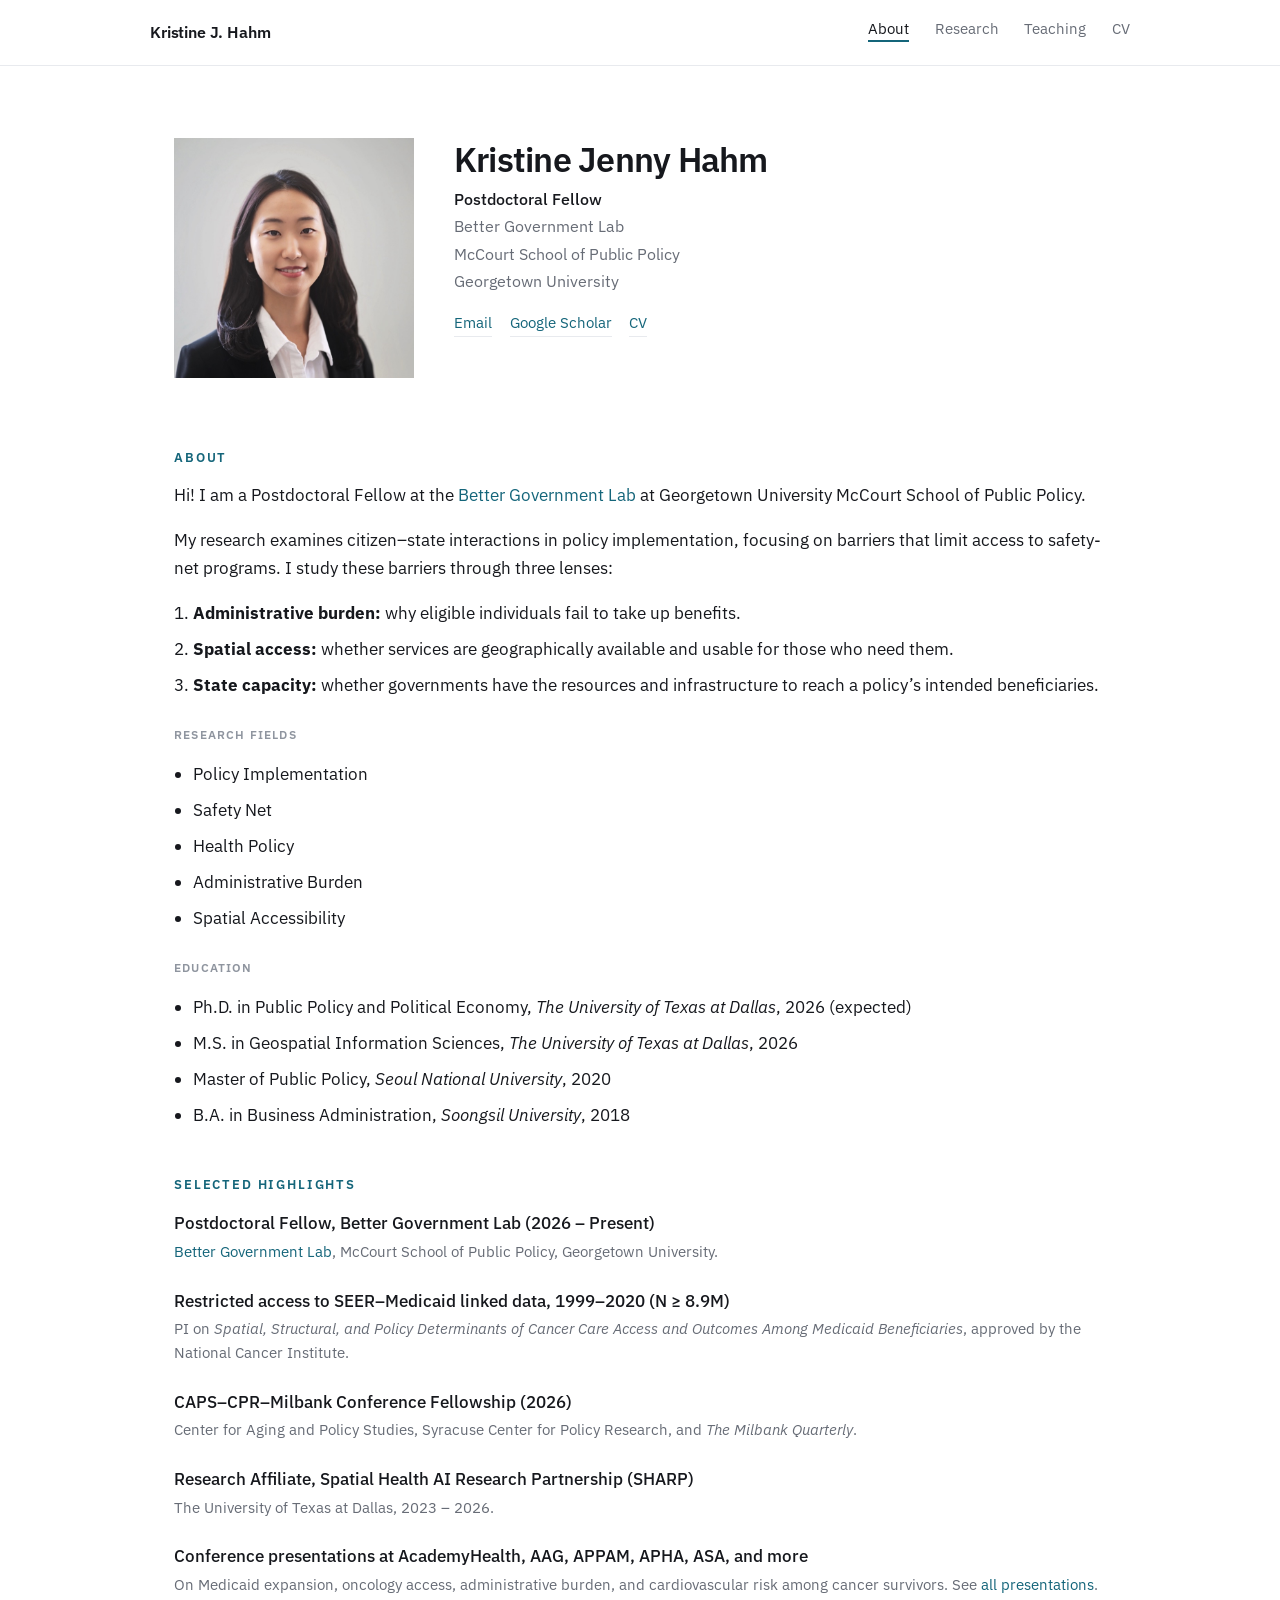
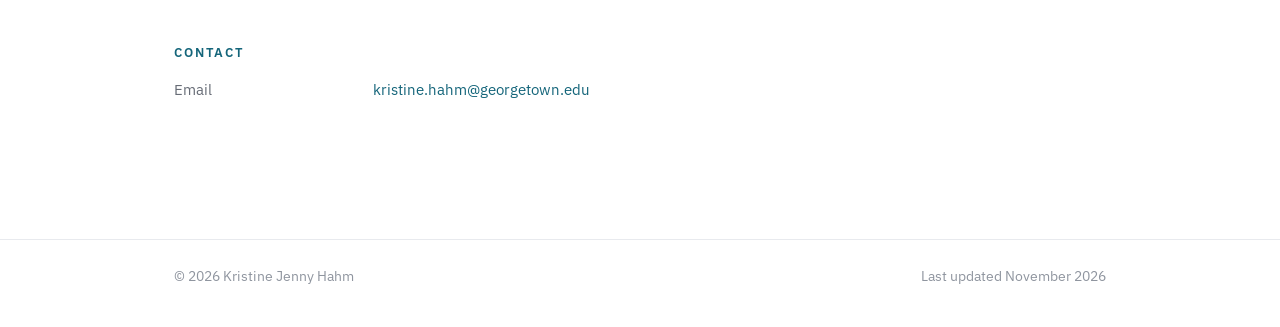
<file: index.html>
<!doctype html>
<html lang="en">
<head>
  <meta charset="utf-8" />
  <meta name="viewport" content="width=device-width, initial-scale=1" />
  <title>Kristine Jenny Hahm</title>
  <meta name="description" content="Kristine Jenny Hahm — Postdoctoral Fellow at Georgetown University’s Better Government Lab and Ph.D. candidate at UT Dallas. Research on administrative burden, geographic access, safety-net programs, and health care." />
  <link rel="preconnect" href="https://fonts.googleapis.com" />
  <link rel="preconnect" href="https://fonts.gstatic.com" crossorigin />
  <link href="https://fonts.googleapis.com/css2?family=Inter:wght@400;500;600&family=Source+Serif+4:wght@400;500;600;700&display=swap" rel="stylesheet" />
  <link rel="stylesheet" href="css/style.css" />
</head>
<body>

<header class="site-header">
  <div class="container nav">
    <a href="index.html" class="nav-brand">Kristine J. Hahm</a>
    <nav>
      <ul class="nav-links">
        <li><a href="index.html" class="active">About</a></li>
        <li><a href="research.html">Research</a></li>
        <li><a href="teaching.html">Teaching</a></li>
        <li><a href="cv.html">CV</a></li>
      </ul>
    </nav>
  </div>
</header>

<main>
  <div class="container">

    <section class="hero">
      <div class="hero-photo">
        <img src="assets/headshot.jpg" alt="Portrait of Kristine Jenny Hahm" />
      </div>
      <div>
        <h1>Kristine Jenny Hahm</h1>
        <div class="hero-meta">
          <p class="role">Postdoctoral Fellow</p>
          <p>Better Government Lab</p>
          <p>McCourt School of Public Policy</p>
          <p>Georgetown University</p>
        </div>
        <div class="hero-links">
          <a href="mailto:kristine.hahm@georgetown.edu">Email</a>
          <a href="https://scholar.google.com/citations?user=-DpRmsAAAAAJ&hl=en&oi=ao" target="_blank" rel="noopener">Google Scholar</a>
          <a href="cv.html">CV</a>
        </div>
      </div>
    </section>

    <section>
      <h2>About</h2>
      <p class="lead">
        Hi! I&nbsp;am a Postdoctoral Fellow at the <a href="https://www.bettergovernmentlab.org/" target="_blank" rel="noopener">Better Government Lab</a> at Georgetown University McCourt School of Public Policy.
      </p>
      <p>
        My research examines citizen&ndash;state interactions in policy implementation, focusing on barriers that limit access to safety-net programs. I&nbsp;study these barriers through three lenses:
      </p>
      <ol class="lenses">
        <li><strong>Administrative burden:</strong> why eligible individuals fail to take up benefits.</li>
        <li><strong>Spatial access:</strong> whether services are geographically available and usable for those who need them.</li>
        <li><strong>State capacity:</strong> whether governments have the resources and infrastructure to reach a policy&rsquo;s intended beneficiaries.</li>
      </ol>
      <h4>Research Fields</h4>
      <ul class="fields">
        <li>Policy Implementation</li>
        <li>Safety Net</li>
        <li>Health Policy</li>
        <li>Administrative Burden</li>
        <li>Spatial Accessibility</li>
      </ul>

      <h4>Education</h4>
      <ul class="education">
        <li>Ph.D. in Public Policy and Political Economy, <em>The University of Texas at Dallas</em>, 2026 (expected)</li>
        <li>M.S. in Geospatial Information Sciences, <em>The University of Texas at Dallas</em>, 2026</li>
        <li>Master of Public Policy, <em>Seoul National University</em>, 2020</li>
        <li>B.A. in Business Administration, <em>Soongsil University</em>, 2018</li>
      </ul>
    </section>

    <section>
      <h2>Selected highlights</h2>

      <div class="entry">
        <div class="entry-title">
          Postdoctoral Fellow, Better Government Lab (2026 &ndash; Present)
        </div>
        <div class="entry-meta">
          <a href="https://www.bettergovernmentlab.org/" target="_blank" rel="noopener">Better Government Lab</a>, McCourt School of Public Policy, Georgetown University.
        </div>
      </div>

      <div class="entry">
        <div class="entry-title">
          Restricted access to SEER–Medicaid linked data, 1999–2020 (N ≥ 8.9M)
        </div>
        <div class="entry-meta">
          PI on <em>Spatial, Structural, and Policy Determinants of Cancer Care Access and Outcomes Among Medicaid Beneficiaries</em>, approved by the National Cancer Institute.
        </div>
      </div>

      <div class="entry">
        <div class="entry-title">
          CAPS–CPR–Milbank Conference Fellowship (2026)
        </div>
        <div class="entry-meta">
          Center for Aging and Policy Studies, Syracuse Center for Policy Research, and <em>The Milbank Quarterly</em>.
        </div>
      </div>

      <div class="entry">
        <div class="entry-title">
          Research Affiliate, Spatial Health AI Research Partnership (SHARP)
        </div>
        <div class="entry-meta">
          The University of Texas at Dallas, 2023 – 2026.
        </div>
      </div>

      <div class="entry">
        <div class="entry-title">
          Conference presentations at AcademyHealth, AAG, APPAM, APHA, ASA, and more
        </div>
        <div class="entry-meta">
          On Medicaid expansion, oncology access, administrative burden, and cardiovascular risk among cancer survivors. See <a href="research.html#presentations">all presentations</a>.
        </div>
      </div>
    </section>

    <section>
      <h2>Contact</h2>
      <dl class="facts">
        <dt>Email</dt>
        <dd><a href="mailto:kristine.hahm@georgetown.edu">kristine.hahm@georgetown.edu</a></dd>
      </dl>
    </section>

  </div>
</main>

<footer class="site-footer">
  <div class="container">
    <span>&copy; <span id="year"></span> Kristine Jenny Hahm</span>
    <span>Last updated November 2026</span>
  </div>
</footer>

<script>
  document.getElementById('year').textContent = new Date().getFullYear();
</script>

</body>
</html>
</file>
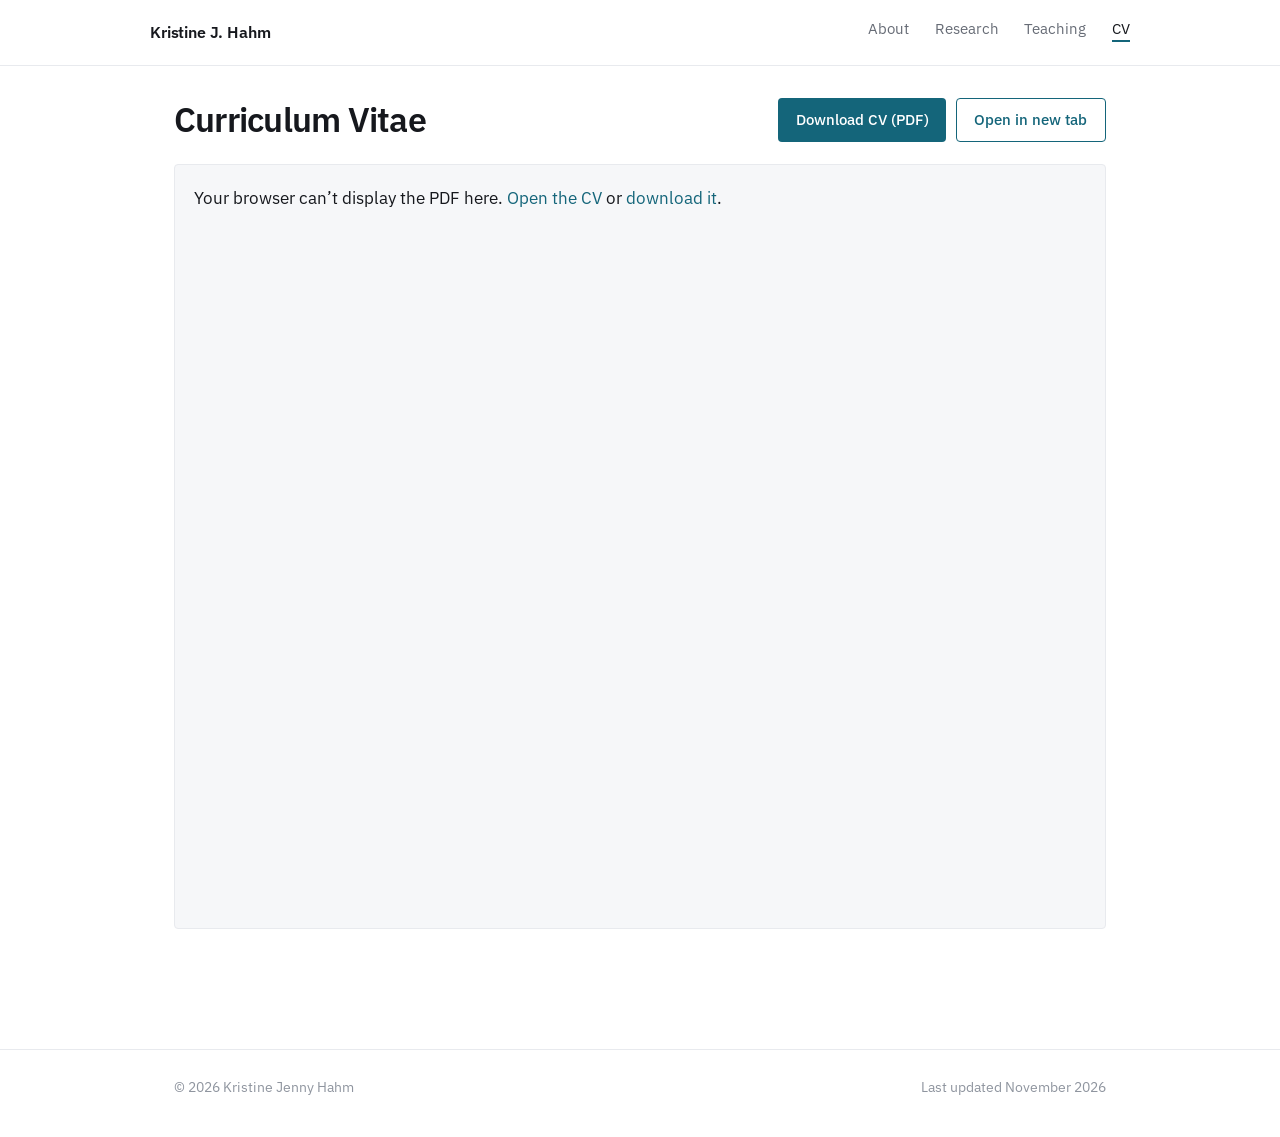
<file: cv.html>
<!doctype html>
<html lang="en">
<head>
  <meta charset="utf-8" />
  <meta name="viewport" content="width=device-width, initial-scale=1" />
  <title>CV — Kristine Jenny Hahm</title>
  <meta name="description" content="Curriculum vitae of Kristine Jenny Hahm." />
  <link rel="preconnect" href="https://fonts.googleapis.com" />
  <link rel="preconnect" href="https://fonts.gstatic.com" crossorigin />
  <link href="https://fonts.googleapis.com/css2?family=Inter:wght@400;500;600&family=Source+Serif+4:wght@400;500;600;700&display=swap" rel="stylesheet" />
  <link rel="stylesheet" href="css/style.css" />
</head>
<body>

<header class="site-header">
  <div class="container nav">
    <a href="index.html" class="nav-brand">Kristine J. Hahm</a>
    <nav>
      <ul class="nav-links">
        <li><a href="index.html">About</a></li>
        <li><a href="research.html">Research</a></li>
        <li><a href="teaching.html">Teaching</a></li>
        <li><a href="cv.html" class="active">CV</a></li>
      </ul>
    </nav>
  </div>
</header>

<main>
  <div class="container">

    <div class="cv-header">
      <h1>Curriculum Vitae</h1>
      <div class="cv-actions">
        <a class="cta" href="assets/Hahm_CV.pdf" download="Hahm_KJ_CV.pdf">Download CV (PDF)</a>
        <a class="cta secondary" href="assets/Hahm_CV.pdf" target="_blank" rel="noopener">Open in new tab</a>
      </div>
    </div>

    <object class="cv-frame" data="assets/Hahm_CV.pdf#view=FitH" type="application/pdf" aria-label="Curriculum vitae of Kristine Jenny Hahm (PDF)">
      <p>
        Your browser can&rsquo;t display the PDF here.
        <a href="assets/Hahm_CV.pdf" target="_blank" rel="noopener">Open the CV</a> or
        <a href="assets/Hahm_CV.pdf" download="Hahm_KJ_CV.pdf">download it</a>.
      </p>
    </object>

  </div>
</main>

<footer class="site-footer">
  <div class="container">
    <span>&copy; <span id="year"></span> Kristine Jenny Hahm</span>
    <span>Last updated November 2026</span>
  </div>
</footer>

<script>document.getElementById('year').textContent = new Date().getFullYear();</script>

</body>
</html>
</file>
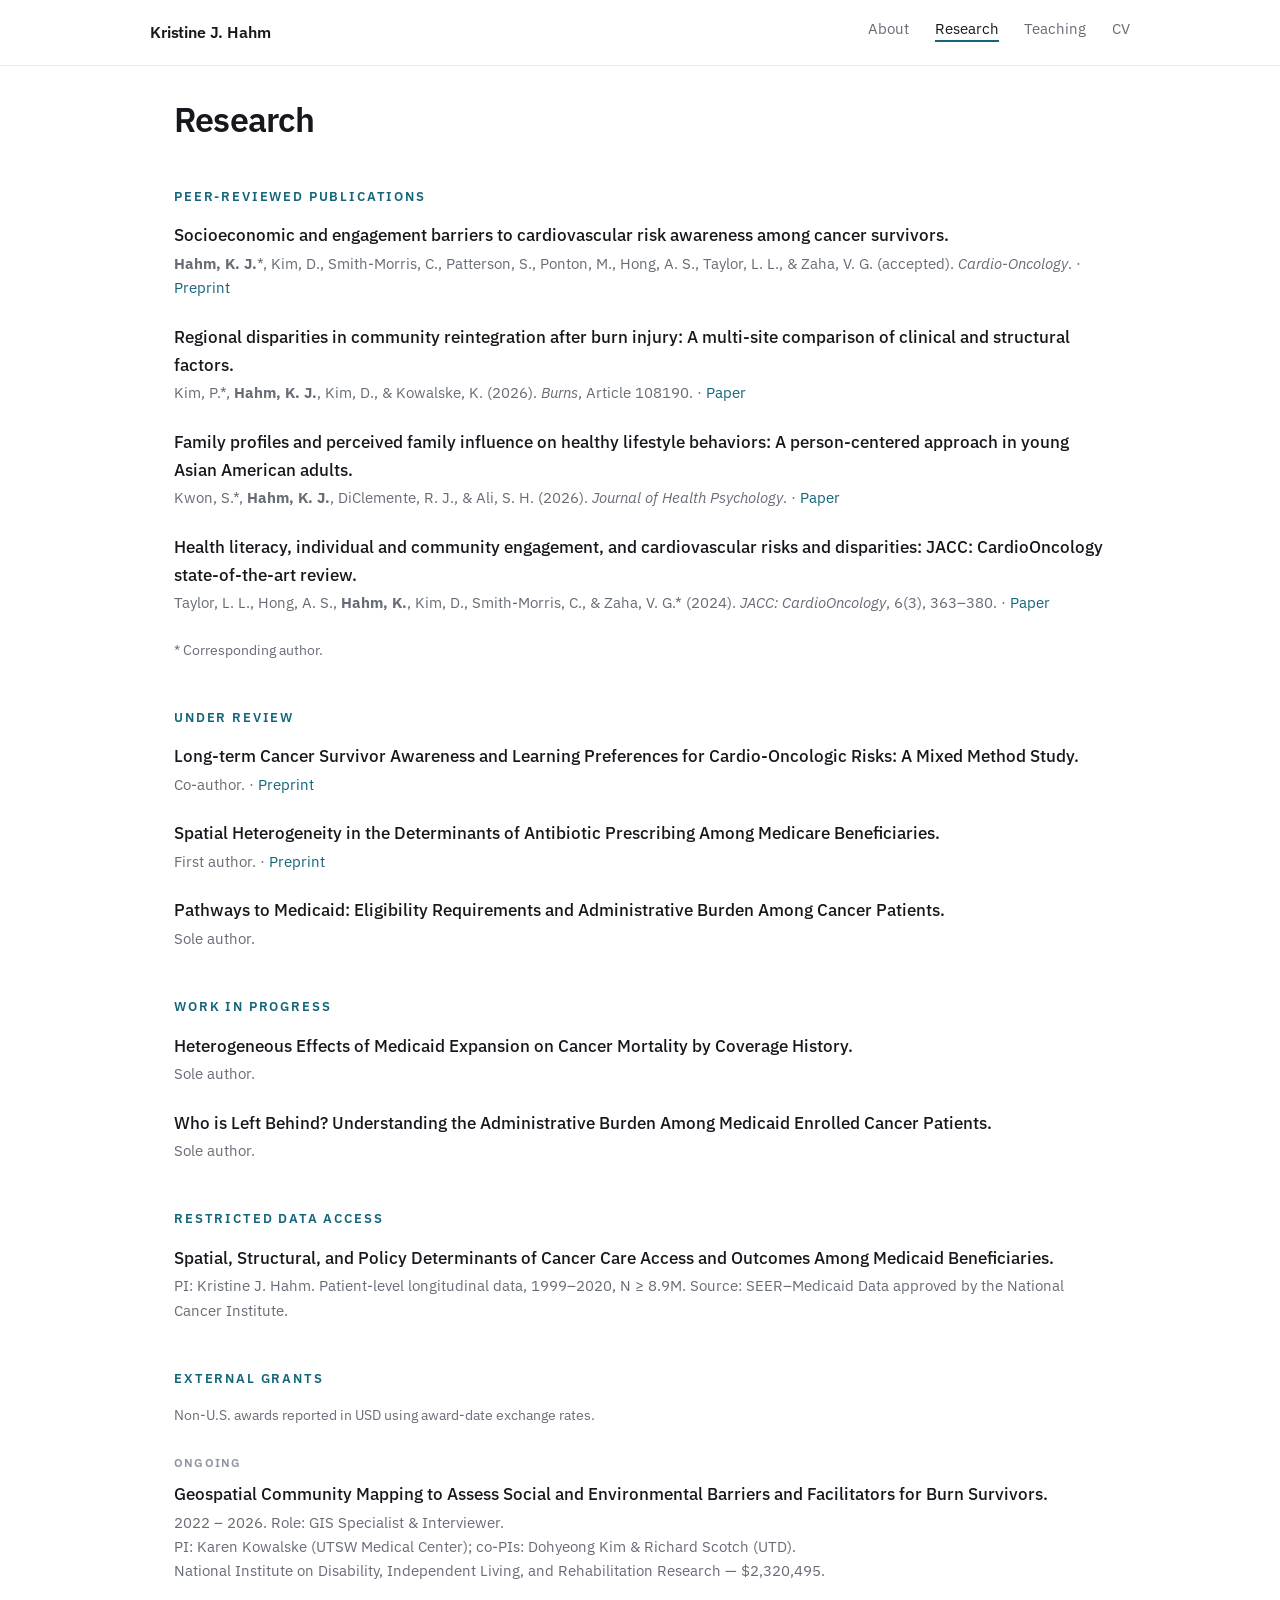
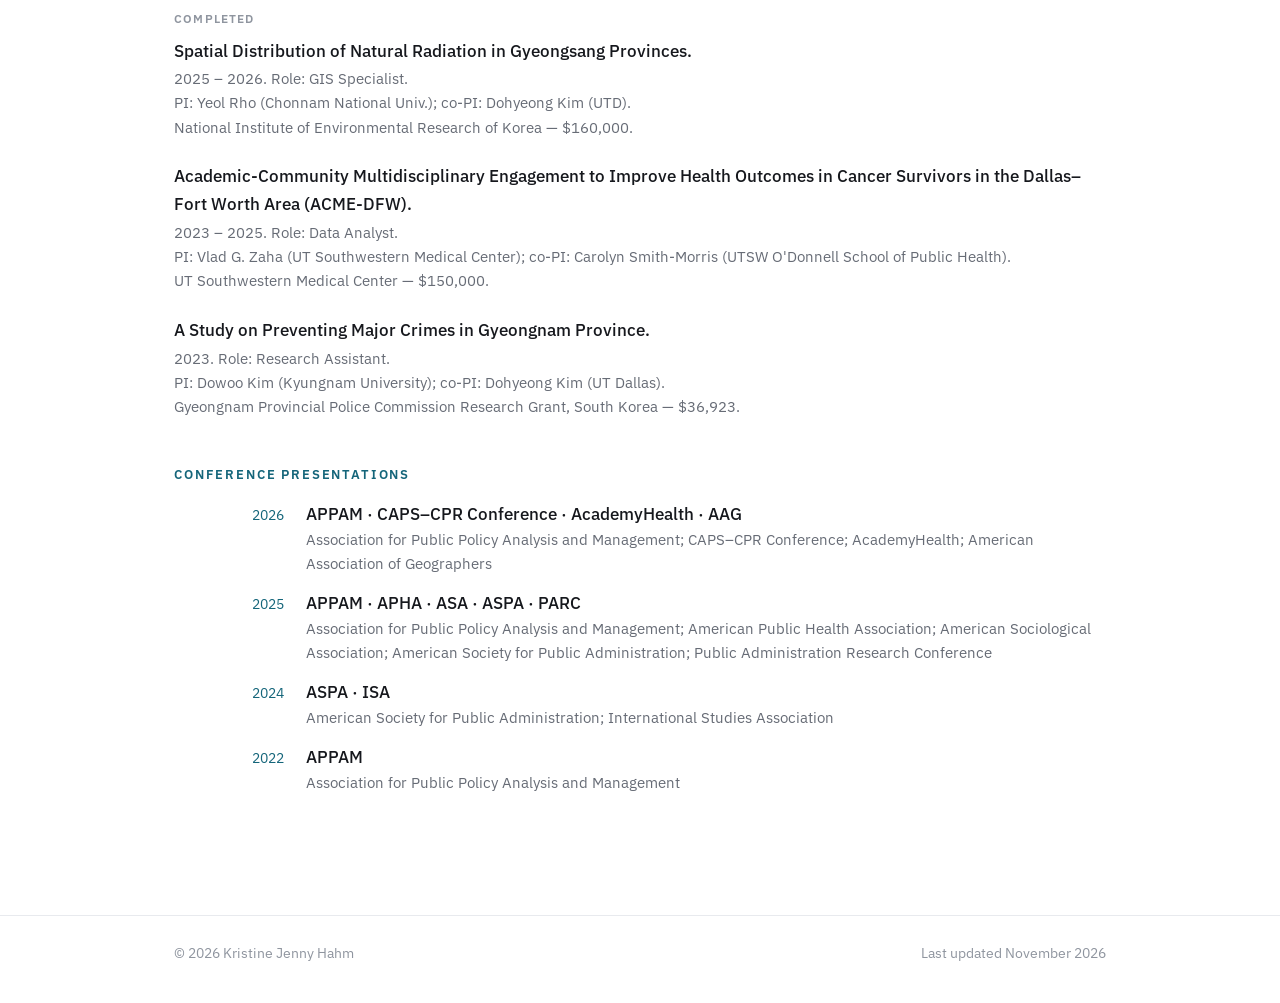
<file: research.html>
<!doctype html>
<html lang="en">
<head>
  <meta charset="utf-8" />
  <meta name="viewport" content="width=device-width, initial-scale=1" />
  <title>Research — Kristine Jenny Hahm</title>
  <meta name="description" content="Publications, papers under review, work in progress, grants, and conference presentations by Kristine Jenny Hahm." />
  <link rel="preconnect" href="https://fonts.googleapis.com" />
  <link rel="preconnect" href="https://fonts.gstatic.com" crossorigin />
  <link href="https://fonts.googleapis.com/css2?family=Inter:wght@400;500;600&family=Source+Serif+4:wght@400;500;600;700&display=swap" rel="stylesheet" />
  <link rel="stylesheet" href="css/style.css" />
</head>
<body>

<header class="site-header">
  <div class="container nav">
    <a href="index.html" class="nav-brand">Kristine J. Hahm</a>
    <nav>
      <ul class="nav-links">
        <li><a href="index.html">About</a></li>
        <li><a href="research.html" class="active">Research</a></li>
        <li><a href="teaching.html">Teaching</a></li>
        <li><a href="cv.html">CV</a></li>
      </ul>
    </nav>
  </div>
</header>

<main>
  <div class="container">

    <h1>Research</h1>

    <!-- ============ Publications ============ -->
    <h2 id="publications">Peer-Reviewed Publications</h2>

    <div class="entry">
      <div class="entry-title">
        Socioeconomic and engagement barriers to cardiovascular risk awareness among cancer survivors.
      </div>
      <div class="entry-meta">
        <strong>Hahm, K. J.</strong>*, Kim, D., Smith-Morris, C., Patterson, S., Ponton, M., Hong, A. S., Taylor, L. L., &amp; Zaha, V. G. (accepted). <span class="entry-venue">Cardio-Oncology</span>. · <a href="https://doi.org/10.21203/rs.3.rs-8457803/v1" target="_blank" rel="noopener">Preprint</a>
      </div>
    </div>

    <div class="entry">
      <div class="entry-title">
        Regional disparities in community reintegration after burn injury: A multi-site comparison of clinical and structural factors.
      </div>
      <div class="entry-meta">
        Kim, P.*, <strong>Hahm, K. J.</strong>, Kim, D., &amp; Kowalske, K. (2026). <span class="entry-venue">Burns</span>, Article 108190. · <a href="https://doi.org/10.1016/j.burns.2026.108190" target="_blank" rel="noopener">Paper</a>
      </div>
    </div>

    <div class="entry">
      <div class="entry-title">
        Family profiles and perceived family influence on healthy lifestyle behaviors: A person-centered approach in young Asian American adults.
      </div>
      <div class="entry-meta">
        Kwon, S.*, <strong>Hahm, K. J.</strong>, DiClemente, R. J., &amp; Ali, S. H. (2026). <span class="entry-venue">Journal of Health Psychology</span>. · <a href="https://doi.org/10.1177/13591053251399061" target="_blank" rel="noopener">Paper</a>
      </div>
    </div>

    <div class="entry">
      <div class="entry-title">
        Health literacy, individual and community engagement, and cardiovascular risks and disparities: JACC: CardioOncology state-of-the-art review.
      </div>
      <div class="entry-meta">
        Taylor, L. L., Hong, A. S., <strong>Hahm, K.</strong>, Kim, D., Smith-Morris, C., &amp; Zaha, V. G.* (2024). <span class="entry-venue">JACC: CardioOncology</span>, 6(3), 363–380. · <a href="https://doi.org/10.1016/j.jaccao.2024.03.010" target="_blank" rel="noopener">Paper</a>
      </div>
    </div>

    <p class="small muted">* Corresponding author.</p>

    <!-- ============ Under Review ============ -->
    <h2 id="under-review">Under Review</h2>

    <div class="entry">
      <div class="entry-title">
        Long-term Cancer Survivor Awareness and Learning Preferences for Cardio-Oncologic Risks: A Mixed Method Study.
      </div>
      <div class="entry-meta">
        Co-author. · <a href="https://doi.org/10.21203/rs.3.rs-8670497/v1" target="_blank" rel="noopener">Preprint</a>
      </div>
    </div>

    <div class="entry">
      <div class="entry-title">
        Spatial Heterogeneity in the Determinants of Antibiotic Prescribing Among Medicare Beneficiaries.
      </div>
      <div class="entry-meta">First author. · <a href="https://doi.org/10.2139/ssrn.7000879" target="_blank" rel="noopener">Preprint</a></div>
    </div>

    <div class="entry">
      <div class="entry-title">
        Pathways to Medicaid: Eligibility Requirements and Administrative Burden Among Cancer Patients.
      </div>
      <div class="entry-meta">Sole author.</div>
    </div>

    <!-- ============ Work in Progress ============ -->
    <h2 id="work-in-progress">Work in Progress</h2>

    <div class="entry">
      <div class="entry-title">
        Heterogeneous Effects of Medicaid Expansion on Cancer Mortality by Coverage History.
      </div>
      <div class="entry-meta">Sole author.</div>
    </div>

    <div class="entry">
      <div class="entry-title">
        Who is Left Behind? Understanding the Administrative Burden Among Medicaid Enrolled Cancer Patients.
      </div>
      <div class="entry-meta">Sole author.</div>
    </div>

    <!-- ============ Restricted Data ============ -->
    <h2 id="data">Restricted Data Access</h2>

    <div class="entry">
      <div class="entry-title">
        Spatial, Structural, and Policy Determinants of Cancer Care Access and Outcomes Among Medicaid Beneficiaries.
      </div>
      <div class="entry-meta">
        PI: Kristine J. Hahm. Patient-level longitudinal data, 1999–2020, N ≥ 8.9M. Source: SEER–Medicaid Data approved by the National Cancer Institute.
      </div>
    </div>

    <!-- ============ Grants ============ -->
    <h2 id="grants">External Grants</h2>
    <p class="small muted">Non-U.S. awards reported in USD using award-date exchange rates.</p>

    <h4>Ongoing</h4>

    <div class="entry">
      <div class="entry-title">
        Geospatial Community Mapping to Assess Social and Environmental Barriers and Facilitators for Burn Survivors.
      </div>
      <div class="entry-meta">
        2022 – 2026. Role: GIS Specialist &amp; Interviewer.<br/>
        PI: Karen Kowalske (UTSW Medical Center); co-PIs: Dohyeong Kim &amp; Richard Scotch (UTD).<br/>
        National Institute on Disability, Independent Living, and Rehabilitation Research — $2,320,495.
      </div>
    </div>

    <h4>Completed</h4>

    <div class="entry">
      <div class="entry-title">
        Spatial Distribution of Natural Radiation in Gyeongsang Provinces.
      </div>
      <div class="entry-meta">
        2025 – 2026. Role: GIS Specialist.<br/>
        PI: Yeol Rho (Chonnam National Univ.); co-PI: Dohyeong Kim (UTD).<br/>
        National Institute of Environmental Research of Korea — $160,000.
      </div>
    </div>

    <div class="entry">
      <div class="entry-title">
        Academic-Community Multidisciplinary Engagement to Improve Health Outcomes in Cancer Survivors in the Dallas–Fort Worth Area (ACME-DFW).
      </div>
      <div class="entry-meta">
        2023 – 2025. Role: Data Analyst.<br/>
        PI: Vlad G. Zaha (UT Southwestern Medical Center); co-PI: Carolyn Smith-Morris (UTSW O'Donnell School of Public Health).<br/>
        UT Southwestern Medical Center — $150,000.
      </div>
    </div>

    <div class="entry">
      <div class="entry-title">
        A Study on Preventing Major Crimes in Gyeongnam Province.
      </div>
      <div class="entry-meta">
        2023. Role: Research Assistant.<br/>
        PI: Dowoo Kim (Kyungnam University); co-PI: Dohyeong Kim (UT Dallas).<br/>
        Gyeongnam Provincial Police Commission Research Grant, South Korea — $36,923.
      </div>
    </div>

    <!-- ============ Conference Presentations ============ -->
    <h2 id="presentations">Conference Presentations</h2>

    <div class="timeline">
      <div class="year">2026</div>
      <div class="item">
        <div class="title">APPAM · CAPS–CPR Conference · AcademyHealth · AAG</div>
        <div class="sub">Association for Public Policy Analysis and Management; CAPS–CPR Conference; AcademyHealth; American Association of Geographers</div>
      </div>

      <div class="year">2025</div>
      <div class="item">
        <div class="title">APPAM · APHA · ASA · ASPA · PARC</div>
        <div class="sub">Association for Public Policy Analysis and Management; American Public Health Association; American Sociological Association; American Society for Public Administration; Public Administration Research Conference</div>
      </div>

      <div class="year">2024</div>
      <div class="item">
        <div class="title">ASPA · ISA</div>
        <div class="sub">American Society for Public Administration; International Studies Association</div>
      </div>

      <div class="year">2022</div>
      <div class="item">
        <div class="title">APPAM</div>
        <div class="sub">Association for Public Policy Analysis and Management</div>
      </div>
    </div>

  </div>
</main>

<footer class="site-footer">
  <div class="container">
    <span>&copy; <span id="year"></span> Kristine Jenny Hahm</span>
    <span>Last updated November 2026</span>
  </div>
</footer>

<script>document.getElementById('year').textContent = new Date().getFullYear();</script>

</body>
</html>
</file>
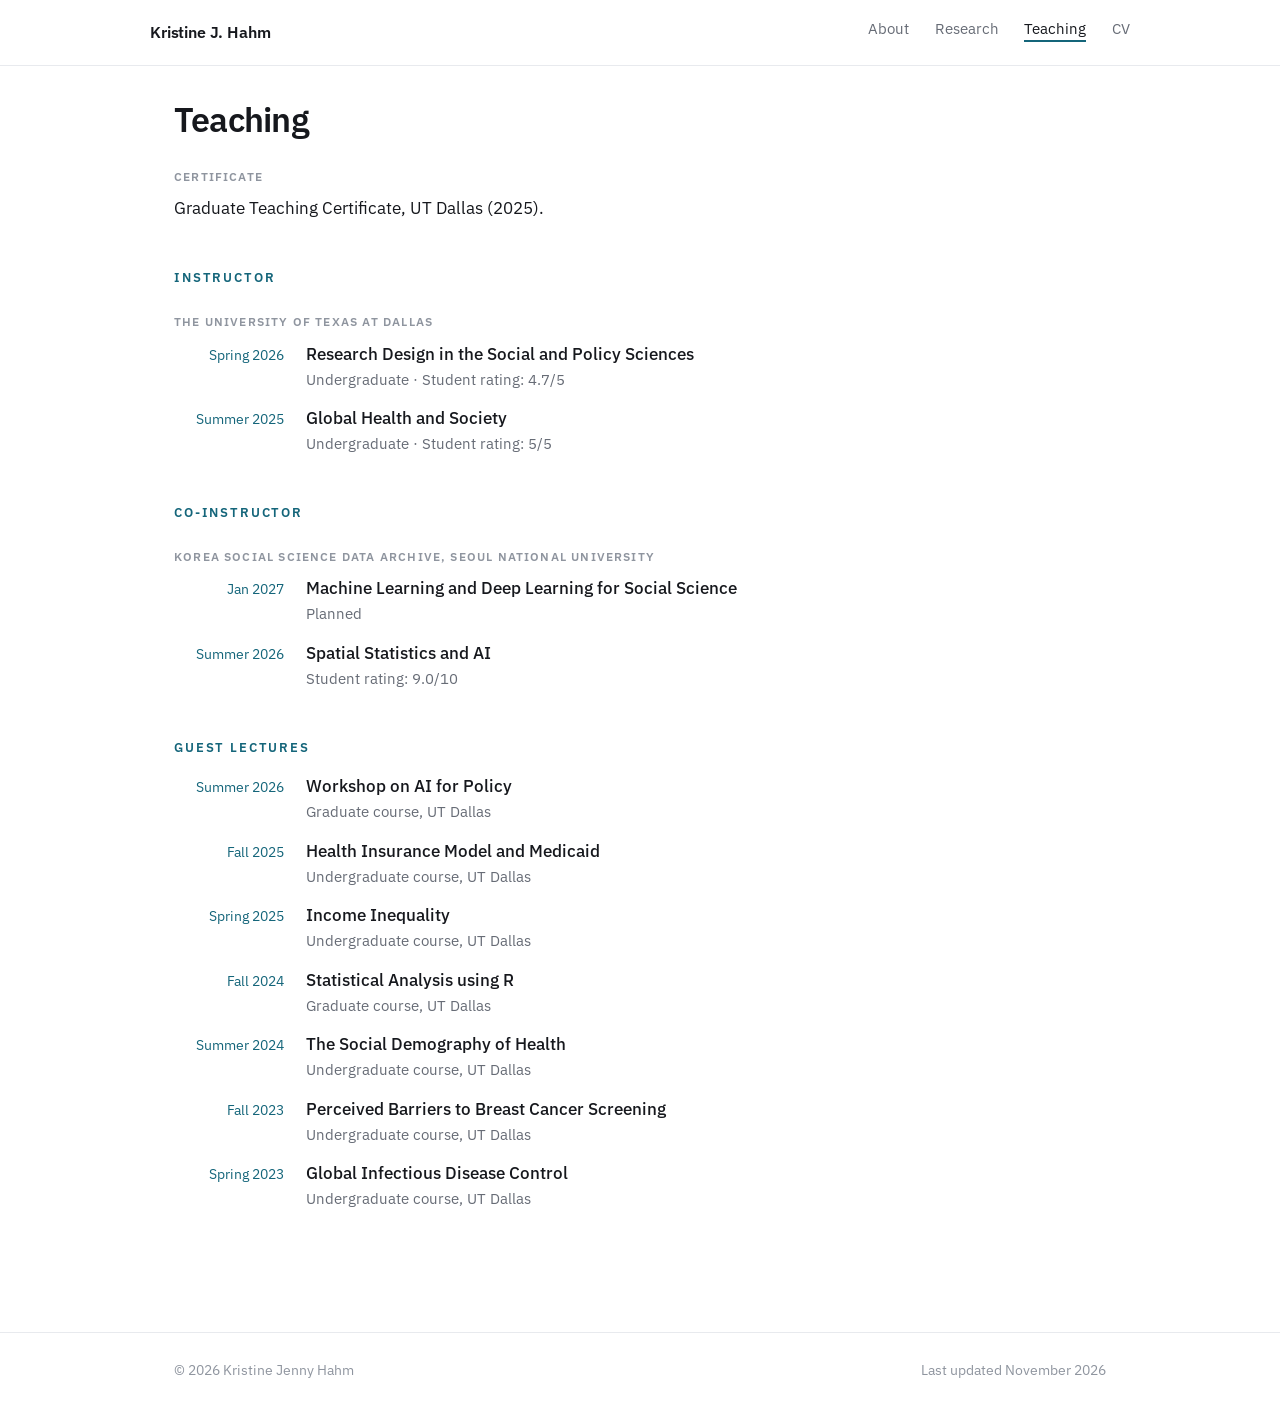
<file: teaching.html>
<!doctype html>
<html lang="en">
<head>
  <meta charset="utf-8" />
  <meta name="viewport" content="width=device-width, initial-scale=1" />
  <title>Teaching — Kristine Jenny Hahm</title>
  <meta name="description" content="Courses and guest lectures of Kristine Jenny Hahm." />
  <link rel="preconnect" href="https://fonts.googleapis.com" />
  <link rel="preconnect" href="https://fonts.gstatic.com" crossorigin />
  <link href="https://fonts.googleapis.com/css2?family=Inter:wght@400;500;600&family=Source+Serif+4:wght@400;500;600;700&display=swap" rel="stylesheet" />
  <link rel="stylesheet" href="css/style.css" />
</head>
<body>

<header class="site-header">
  <div class="container nav">
    <a href="index.html" class="nav-brand">Kristine J. Hahm</a>
    <nav>
      <ul class="nav-links">
        <li><a href="index.html">About</a></li>
        <li><a href="research.html">Research</a></li>
        <li><a href="teaching.html" class="active">Teaching</a></li>
        <li><a href="cv.html">CV</a></li>
      </ul>
    </nav>
  </div>
</header>

<main>
  <div class="container">

    <h1>Teaching</h1>

    <h4>Certificate</h4>
    <p>Graduate Teaching Certificate, UT Dallas (2025).</p>

    <!-- ============ Instructor ============ -->
    <h2 id="instructor">Instructor</h2>

    <h4>The University of Texas at Dallas</h4>
    <div class="timeline">
      <div class="year">Spring 2026</div>
      <div class="item">
        <div class="title">Research Design in the Social and Policy Sciences</div>
        <div class="sub">Undergraduate · Student rating: 4.7/5</div>
      </div>

      <div class="year">Summer 2025</div>
      <div class="item">
        <div class="title">Global Health and Society</div>
        <div class="sub">Undergraduate · Student rating: 5/5</div>
      </div>
    </div>

    <!-- ============ Co-Instructor ============ -->
    <h2 id="co-instructor">Co-Instructor</h2>

    <h4>Korea Social Science Data Archive, Seoul National University</h4>
    <div class="timeline">
      <div class="year">Jan 2027</div>
      <div class="item">
        <div class="title">Machine Learning and Deep Learning for Social Science</div>
        <div class="sub"><span class="muted">Planned</span></div>
      </div>

      <div class="year">Summer 2026</div>
      <div class="item">
        <div class="title">Spatial Statistics and AI</div>
        <div class="sub">Student rating: 9.0/10</div>
      </div>
    </div>

    <!-- ============ Guest Lectures ============ -->
    <h2 id="guest">Guest Lectures</h2>

    <div class="timeline">
      <div class="year">Summer 2026</div>
      <div class="item">
        <div class="title">Workshop on AI for Policy</div>
        <div class="sub">Graduate course, UT Dallas</div>
      </div>

      <div class="year">Fall 2025</div>
      <div class="item">
        <div class="title">Health Insurance Model and Medicaid</div>
        <div class="sub">Undergraduate course, UT Dallas</div>
      </div>

      <div class="year">Spring 2025</div>
      <div class="item">
        <div class="title">Income Inequality</div>
        <div class="sub">Undergraduate course, UT Dallas</div>
      </div>

      <div class="year">Fall 2024</div>
      <div class="item">
        <div class="title">Statistical Analysis using R</div>
        <div class="sub">Graduate course, UT Dallas</div>
      </div>

      <div class="year">Summer 2024</div>
      <div class="item">
        <div class="title">The Social Demography of Health</div>
        <div class="sub">Undergraduate course, UT Dallas</div>
      </div>

      <div class="year">Fall 2023</div>
      <div class="item">
        <div class="title">Perceived Barriers to Breast Cancer Screening</div>
        <div class="sub">Undergraduate course, UT Dallas</div>
      </div>

      <div class="year">Spring 2023</div>
      <div class="item">
        <div class="title">Global Infectious Disease Control</div>
        <div class="sub">Undergraduate course, UT Dallas</div>
      </div>
    </div>

  </div>
</main>

<footer class="site-footer">
  <div class="container">
    <span>&copy; <span id="year"></span> Kristine Jenny Hahm</span>
    <span>Last updated November 2026</span>
  </div>
</footer>

<script>document.getElementById('year').textContent = new Date().getFullYear();</script>

</body>
</html>
</file>
<file: css/style.css>
/* ============================================================
   Kristine J. Hahm — site styles
   Theme: white ground, IBM Plex Sans throughout, teal accent.
   Previous theme preserved at css/style_paper.css
   ============================================================ */

@import url('https://fonts.googleapis.com/css2?family=IBM+Plex+Sans:ital,wght@0,400;0,500;0,600;1,400&display=swap');

/* ---------- Variables ---------- */
:root {
  --color-bg: #ffffff;
  --color-surface: #ffffff;
  --color-text: #16181d;
  --color-muted: #676c76;
  --color-soft: #8f959f;
  --color-rule: #e8eaee;
  --color-accent: #14657a;        /* teal */
  --color-accent-hover: #0f5063;
  --color-highlight: #14657a;

  --font-sans: 'IBM Plex Sans', -apple-system, BlinkMacSystemFont, 'Segoe UI', Helvetica, Arial, sans-serif;
  --font-serif: var(--font-sans);  /* single-typeface theme */

  --max-width: 980px;
  --measure: 100%;         /* shared text width — 100% fills the container; use e.g. 48rem to narrow */
  --gutter: 1.5rem;
  --radius: 4px;
  --transition: 160ms ease;
}

/* ---------- Reset / Base ---------- */
*, *::before, *::after { box-sizing: border-box; }
html { -webkit-text-size-adjust: 100%; }
body {
  margin: 0;
  background: var(--color-bg);
  color: var(--color-text);
  font-family: var(--font-sans);
  font-size: 17px;
  line-height: 1.65;
  -webkit-font-smoothing: antialiased;
  -moz-osx-font-smoothing: grayscale;
}

img { max-width: 100%; height: auto; display: block; }

a {
  color: var(--color-accent);
  text-decoration: none;
  border-bottom: 1px solid transparent;
  transition: color var(--transition), border-color var(--transition);
}
a:hover { color: var(--color-accent-hover); border-bottom-color: currentColor; }

h1, h2, h3, h4 {
  font-family: var(--font-sans);
  color: var(--color-text);
  line-height: 1.25;
  margin-top: 0;
}

h1 {
  font-size: 2.15rem;
  font-weight: 600;
  letter-spacing: -0.022em;
  margin-bottom: 0.4rem;
}

/* Section label — small, tracked, teal. No rule. */
h2 {
  font-size: 0.82rem;
  font-weight: 600;
  text-transform: uppercase;
  letter-spacing: 0.14em;
  color: var(--color-accent);
  margin: 3rem 0 1rem;
  padding-bottom: 0;
  border-bottom: none;
}

h3 {
  font-size: 1.08rem;
  font-weight: 600;
  letter-spacing: -0.01em;
  margin: 1.6rem 0 0.5rem;
}

/* Sub-label inside a section — quieter and smaller than h2. */
h4 {
  font-size: 0.74rem;
  font-weight: 600;
  text-transform: uppercase;
  letter-spacing: 0.1em;
  color: var(--color-soft);
  margin: 1.8rem 0 0.6rem;
}

p { margin: 0 0 1rem; max-width: var(--measure); text-wrap: pretty; }

ul, ol { padding-left: 1.2rem; }
li { margin-bottom: 0.5rem; }

hr { border: 0; border-top: 1px solid var(--color-rule); margin: 2.4rem 0; }

/* ---------- Layout ---------- */
.container {
  max-width: var(--max-width);
  margin: 0 auto;
  padding: 0 var(--gutter);
}

main { padding: 2rem 0 4rem; }

/* ---------- Navigation ---------- */
.site-header {
  background: var(--color-surface);
  border-bottom: 1px solid var(--color-rule);
  position: sticky;
  top: 0;
  z-index: 50;
}

.nav {
  display: flex;
  align-items: center;
  justify-content: space-between;
  padding: 0.9rem 0;
}

.nav-brand {
  font-family: var(--font-sans);
  font-size: 1.02rem;
  font-weight: 600;
  letter-spacing: -0.01em;
  color: var(--color-text);
  border: none;
}
.nav-brand:hover { color: var(--color-accent); border: none; }

.nav-links {
  display: flex;
  gap: 1.6rem;
  list-style: none;
  margin: 0;
  padding: 0;
}
.nav-links a {
  color: var(--color-muted);
  font-size: 0.94rem;
  border-bottom: 2px solid transparent;
  padding-bottom: 2px;
}
.nav-links a:hover { color: var(--color-accent); }
.nav-links a.active {
  color: var(--color-text);
  border-bottom-color: var(--color-accent);
}

/* ---------- Hero (home) ---------- */
.hero {
  display: grid;
  grid-template-columns: 240px 1fr;
  gap: 2.5rem;
  align-items: start;
  padding: 2.5rem 0 1.5rem;
}

.hero-photo {
  border-radius: 0;
  overflow: hidden;
  box-shadow: none;
  aspect-ratio: 1 / 1;
  background: #eceef1;
}
.hero-photo img { width: 100%; height: 100%; object-fit: cover; }

.hero-meta {
  margin-top: 0.4rem;
  color: var(--color-muted);
  font-size: 1rem;
  line-height: 1.55;
}
.hero-meta p { margin: 0.15rem 0; max-width: none; }
.hero-meta .role { color: var(--color-text); font-weight: 500; }

/* Text links, not pills. */
.hero-links {
  margin-top: 1.1rem;
  display: flex;
  flex-wrap: wrap;
  gap: 1.1rem;
}
.hero-links a {
  display: inline-block;
  font-size: 0.92rem;
  padding: 0 0 1px;
  border: none;
  border-bottom: 1px solid var(--color-rule);
  border-radius: 0;
  background: none;
  color: var(--color-accent);
}
.hero-links a:hover {
  color: var(--color-accent-hover);
  border-bottom-color: currentColor;
}

/* ---------- Content blocks ---------- */
.lead {
  font-size: 1.06rem;
  color: var(--color-text);
  max-width: var(--measure);
}

.tags {
  display: flex;
  flex-wrap: wrap;
  gap: 0.4rem;
  margin: 0.6rem 0 1rem;
  padding: 0;
  list-style: none;
}
.tags li {
  font-size: 0.82rem;
  padding: 0.2rem 0.65rem;
  background: rgba(20, 101, 122, 0.08);
  color: var(--color-accent);
  border-radius: 3px;
  margin: 0;
}

/* Publication-style entries — no left rule, spacing does the separating. */
.entry {
  margin: 0 0 1.4rem;
  padding-left: 0;
  border-left: none;
  max-width: var(--measure);
}
.entry:hover { border-left-color: transparent; }
.entry-title {
  font-weight: 500;
  color: var(--color-text);
}
.entry-meta {
  color: var(--color-muted);
  font-size: 0.92rem;
  margin-top: 0.15rem;
}
.entry-venue { font-style: italic; }
.entry-tag {
  display: inline-block;
  font-size: 0.72rem;
  text-transform: uppercase;
  letter-spacing: 0.08em;
  padding: 0.1rem 0.5rem;
  margin-left: 0.4rem;
  border-radius: 3px;
  background: var(--color-highlight);
  color: #fff;
  vertical-align: 0.1em;
}

.subgroup { margin: 1.8rem 0 1rem; }
.subgroup-title {
  font-family: var(--font-sans);
  font-size: 0.74rem;
  text-transform: uppercase;
  letter-spacing: 0.1em;
  color: var(--color-soft);
  margin: 0 0 0.7rem;
  font-weight: 600;
}

/* Two-column blocks for short fact sheets */
.facts {
  display: grid;
  grid-template-columns: 180px 1fr;
  gap: 0.45rem 1.2rem;
  margin: 1rem 0;
  font-size: 0.96rem;
}
.facts dt { color: var(--color-muted); }
.facts dd { margin: 0; }

/* CV-style year/right column */
.timeline {
  display: grid;
  grid-template-columns: 110px 1fr;
  gap: 0.75rem 1.4rem;
  align-items: baseline;
}
.timeline .year {
  color: var(--color-accent);
  font-size: 0.86rem;
  font-variant-numeric: tabular-nums;
  text-align: right;
  padding-top: 0.1rem;
}
.timeline .item .title { font-weight: 500; }
.timeline .item .sub { color: var(--color-muted); font-size: 0.93rem; }

/* CTA / download */
.cta {
  display: inline-flex;
  align-items: center;
  gap: 0.5rem;
  padding: 0.55rem 1.1rem;
  background: var(--color-accent);
  color: #fff;
  border: none;
  border-radius: var(--radius);
  font-size: 0.92rem;
  font-weight: 500;
}
.cta:hover { background: var(--color-accent-hover); color: #fff; border: none; }
.cta.secondary {
  background: transparent;
  color: var(--color-accent);
  border: 1px solid var(--color-accent);
}
.cta.secondary:hover { background: var(--color-accent); color: #fff; }

/* CV page: embedded PDF viewer */
.cv-header {
  display: flex;
  align-items: center;
  justify-content: space-between;
  flex-wrap: wrap;
  gap: 1rem;
  margin-bottom: 1.4rem;
}
.cv-header h1 { margin-bottom: 0; }
.cv-actions { display: flex; flex-wrap: wrap; gap: 0.6rem; }
.cv-frame {
  display: block;
  width: 100%;
  height: 85vh;
  min-height: 600px;
  border: 1px solid var(--color-rule);
  border-radius: var(--radius);
  background: #f6f7f9;
}
.cv-frame p { padding: 1.2rem; margin: 0; }

/* ---------- Footer ---------- */
.site-footer {
  border-top: 1px solid var(--color-rule);
  padding: 1.6rem 0 2.4rem;
  margin-top: 3.5rem;
  color: var(--color-soft);
  font-size: 0.87rem;
}
.site-footer p { max-width: none; }
.site-footer .container {
  display: flex;
  justify-content: space-between;
  flex-wrap: wrap;
  gap: 0.5rem;
}

/* ---------- Utility ---------- */
.muted { color: var(--color-muted); }
.small { font-size: 0.9rem; }
.center { text-align: center; }
.mb-0 { margin-bottom: 0; }
.mt-0 { margin-top: 0; }

/* ---------- Responsive ---------- */
@media (max-width: 720px) {
  body { font-size: 16px; }
  h1 { font-size: 1.85rem; }
  h2 { margin-top: 2.4rem; }
  .hero {
    grid-template-columns: 1fr;
    gap: 1.5rem;
    padding-top: 1.5rem;
    text-align: left;
  }
  .hero-photo { max-width: 200px; }
  .facts { grid-template-columns: 1fr; gap: 0.1rem; }
  .facts dt {
    color: var(--color-soft);
    font-size: 0.85rem;
    text-transform: uppercase;
    letter-spacing: 0.05em;
    margin-top: 0.6rem;
  }
  .timeline { grid-template-columns: 1fr; gap: 0.2rem; }
  .timeline .year { text-align: left; }
  .nav { flex-direction: column; gap: 0.6rem; align-items: flex-start; }
  .nav-links { gap: 1.1rem; flex-wrap: wrap; }
}
</file>
